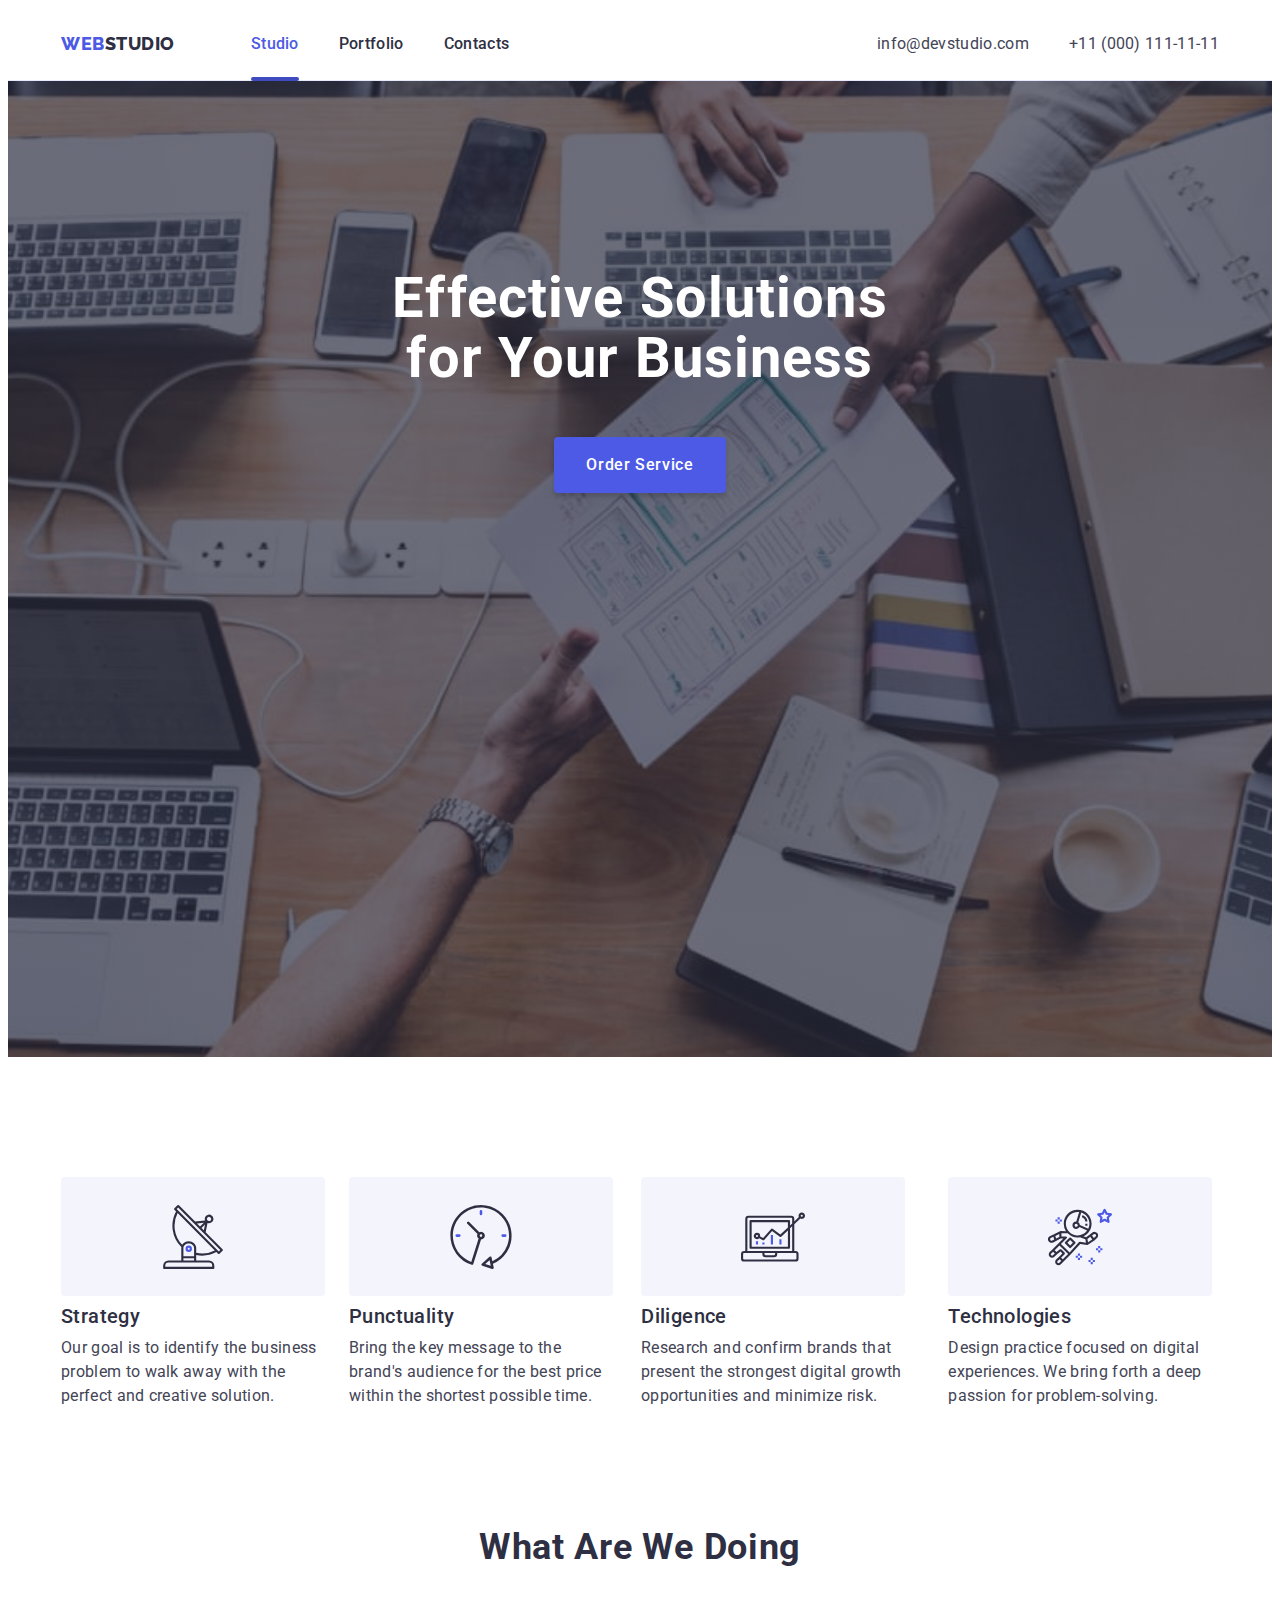
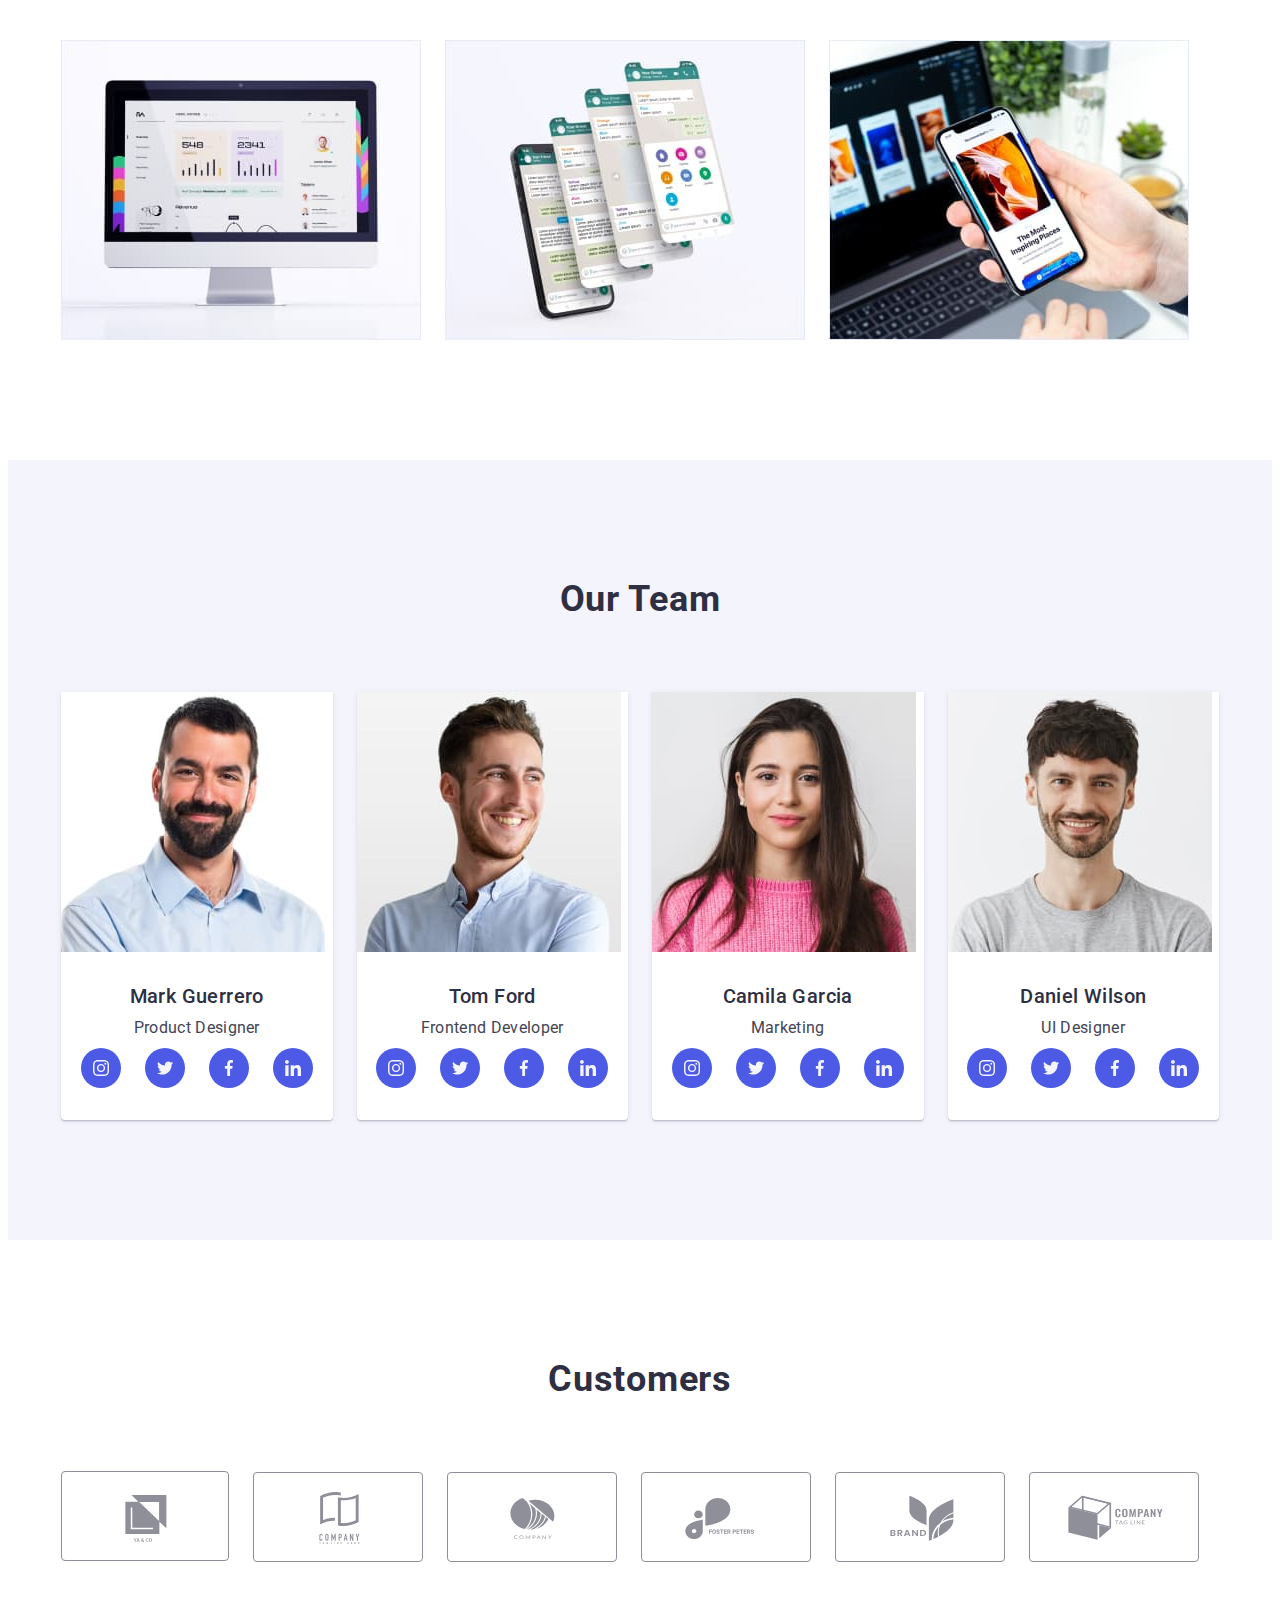
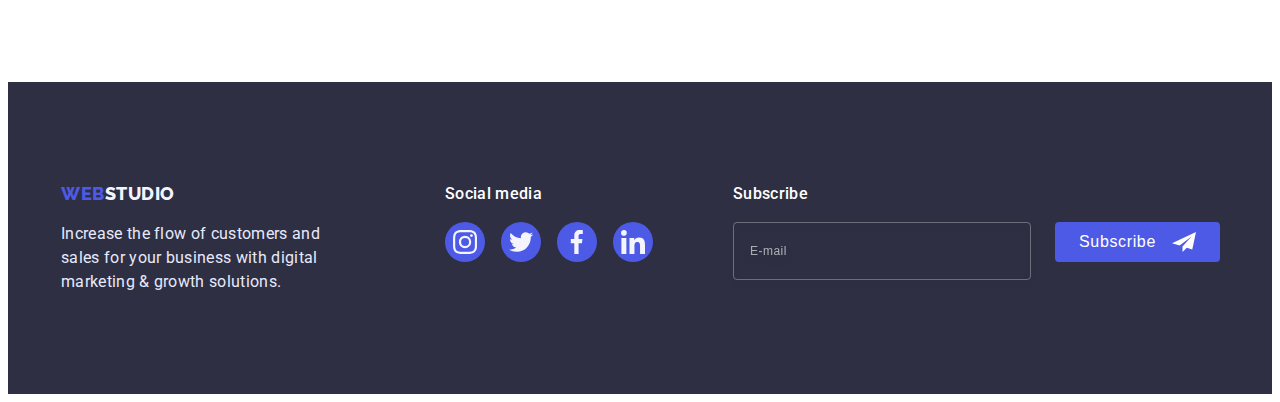
<file: index.html>
<!DOCTYPE html>
<html lang="en">
  <head>
    <meta charset="UTF-8" />
    <meta http-equiv="X-UA-Compatible" content="IE=edge" />
    <meta name="viewport" content="width=device-width, initial-scale=1.0" />
    <title>WebStudio</title>
    <link rel="preconnect" href="https://fonts.googleapis.com" />
    <link rel="preconnect" href="https://fonts.gstatic.com" crossorigin />
    <link
      href="https://fonts.googleapis.com/css2?family=Raleway:wght@800&family=Roboto:wght@400;500;700&display=swap"
      rel="stylesheet"
    />

    <link
      rel="stylesheet"
      href="https://cdnjs.cloudflare.com/ajax/libs/modern-normalize/1.1.0/modern-normalize.min.css"
      integrity="sha512-wpPYUAdjBVSE4KJnH1VR1HeZfpl1ub8YT/NKx4PuQ5NmX2tKuGu6U/JRp5y+Y8XG2tV+wKQpNHVUX03MfMFn9Q=="
      crossorigin="anonymous"
      referrerpolicy="no-referrer"
    />

    <link rel="stylesheet" href="./css/styles.css" />
  </head>
  <body>
    <header class="header">
      <div class="container header-container">
        <nav class="header-navigation">
          <a href="./index.html" class="header-logo link"
            ><span class="logo-web">Web</span>
            <span class="logo-studio">Studio</span></a
          >

          <ul class="header-list list">
            <li class="header-item">
              <a href="./index.html" class="header-link link current">Studio</a>
            </li>
            <li class="header-item">
              <a href="./portfolio.html" class="header-link link">Portfolio</a>
            </li>
            <li class="header-item">
              <a href="/" class="header-link link">Contacts</a>
            </li>
          </ul>
        </nav>

        <address class="header-address">
          <ul class="contact-list list">
            <li class="contact-item">
              <a href="mailto:info@devstudio.com" class="header-email link"
                >info@devstudio.com</a
              >
            </li>
            <li class="contact-item">
              <a href="tel:+110001111111" class="header-tel link"
                >+11 (000) 111-11-11</a
              >
            </li>
          </ul>
        </address>
      </div>
    </header>
    <main>
      <!--Hero section-->
      <section class="hero">
        <div class="container hero-container">
          <h1 class="hero-title">Effective Solutions for Your Business</h1>
          <button class="hero-btn" data-modal-open type="button">
            Order Service
          </button>
        </div>
      </section>
      <!--Main section-->
      <section class="main">
        <div class="container main-container">
          <h2 class="main-tittle visually-hidden">Advantages</h2>
          <ul class="main-list list">
            <li class="main-item">
              <div class="main-item-wrap">
                <svg class="policy-icons" width="64" height="64">
                  <use href="./images/icons.svg#icon-group"></use>
                </svg>
              </div>
              <h3 class="main-item-title">Strategy</h3>
              <p class="maint-item-subtitle">
                Our goal is to identify the business problem to walk away with
                the perfect and creative solution.
              </p>
            </li>
            <li>
              <div class="main-item-wrap">
                <svg class="policy-icons" width="64" height="64">
                  <use href="./images/icons.svg#icon-clock"></use>
                </svg>
              </div>
              <h3 class="main-item-title">Punctuality</h3>
              <p class="maint-item-subtitle">
                Bring the key message to the brand's audience for the best price
                within the shortest possible time.
              </p>
            </li>
            <li>
              <div class="main-item-wrap">
                <svg class="policy-icons" width="64" height="64">
                  <use href="./images/icons.svg#icon-diagram"></use>
                </svg>
              </div>
              <h3 class="main-item-title">Diligence</h3>
              <p class="maint-item-subtitle">
                Research and confirm brands that present the strongest digital
                growth opportunities and minimize risk.
              </p>
            </li>
            <li>
              <div class="main-item-wrap">
                <svg class="policy-icons" width="64" height="64">
                  <use href="./images/icons.svg#icon-astronaut"></use>
                </svg>
              </div>
              <h3 class="main-item-title">Technologies</h3>
              <p class="maint-item-subtitle">
                Design practice focused on digital experiences. We bring forth a
                deep passion for problem-solving.
              </p>
            </li>
          </ul>
        </div>
      </section>

      <!--About-->
      <section class="about">
        <div class="container about-container">
          <h2 class="about-title">What are we doing</h2>
          <ul class="about-list list">
            <li class="about-item">
              <img
                src="./images/about-img-1.jpg"
                width="360"
                height="300"
                alt="sites on pc
"
              />
            </li>
            <li class="about-item">
              <img
                src="./images/about-img-2.jpg"
                width="360"
                height="300"
                alt="mobile applications
"
              />
            </li>
            <li class="about-item">
              <img
                src="./images/about-img-3.jpg"
                width="360"
                height="300"
                alt="sites on mobile
"
              />
            </li>
          </ul>
        </div>
      </section>
      <!--Team-->
      <section class="team">
        <div class="container">
          <h2 class="team-title">Our Team</h2>
          <ul class="team-list list">
            <li class="team-item">
              <img
                src="./images/team-img-1.jpg"
                width="264"
                height="260"
                alt="Mark Guerrero"
              />
              <div class="team-designe">
                <h3 class="team-name">Mark Guerrero</h3>
                <p class="team-job">Product Designer</p>
                <ul class="team-soc-list list">
                  <li class="team-soc-item">
                    <a href="" class="team-soc-link link">
                      <svg class="team-soc-icon" width="16px" height="16px">
                        <use href="./images/icons.svg#icon-instagram"></use>
                      </svg>
                    </a>
                  </li>
                  <li class="team-soc-item">
                    <a href="" class="team-soc-link link">
                      <svg class="team-soc-icon" width="16px" height="16px">
                        <use href="./images/icons.svg#icon-twitter"></use>
                      </svg>
                    </a>
                  </li>
                  <li class="team-soc-item">
                    <a href="" class="team-soc-link link">
                      <svg class="team-soc-icon" width="16px" height="16px">
                        <use href="./images/icons.svg#icon-facebook"></use>
                      </svg>
                    </a>
                  </li>
                  <li class="team-soc-item">
                    <a href="" class="team-soc-link link">
                      <svg class="team-soc-icon" width="16px" height="16px">
                        <use href="./images/icons.svg#icon-linkedin"></use>
                      </svg>
                    </a>
                  </li>
                </ul>
              </div>
            </li>
            <li class="team-item">
              <img
                src="./images/team-img-2.jpg"
                width="264"
                height="260"
                alt="Tom Ford"
              />
              <div class="team-designe">
                <h3 class="team-name">Tom Ford</h3>
                <p class="team-job">Frontend Developer</p>
                <ul class="team-soc-list list">
                  <li class="team-soc-item">
                    <a href="" class="team-soc-link link">
                      <svg class="team-soc-icon" width="16px" height="16px">
                        <use href="./images/icons.svg#icon-instagram"></use>
                      </svg>
                    </a>
                  </li>
                  <li class="team-soc-item">
                    <a href="" class="team-soc-link link">
                      <svg class="team-soc-icon" width="16px" height="16px">
                        <use href="./images/icons.svg#icon-twitter"></use>
                      </svg>
                    </a>
                  </li>
                  <li class="team-soc-item">
                    <a href="" class="team-soc-link link">
                      <svg class="team-soc-icon" width="16px" height="16px">
                        <use href="./images/icons.svg#icon-facebook"></use>
                      </svg>
                    </a>
                  </li>
                  <li class="team-soc-item">
                    <a href="" class="team-soc-link link">
                      <svg class="team-soc-icon" width="16px" height="16px">
                        <use href="./images/icons.svg#icon-linkedin"></use>
                      </svg>
                    </a>
                  </li>
                </ul>
              </div>
            </li>
            <li class="team-item">
              <img
                src="./images/team-img-3.jpg"
                width="264"
                height="260"
                alt="Camila Garcia"
              />
              <div class="team-designe">
                <h3 class="team-name">Camila Garcia</h3>
                <p class="team-job">Marketing</p>
                <ul class="team-soc-list list">
                  <li class="team-soc-item">
                    <a href="" class="team-soc-link link">
                      <svg class="team-soc-icon" width="16px" height="16px">
                        <use href="./images/icons.svg#icon-instagram"></use>
                      </svg>
                    </a>
                  </li>
                  <li class="team-soc-item">
                    <a href="" class="team-soc-link link">
                      <svg class="team-soc-icon" width="16px" height="16px">
                        <use href="./images/icons.svg#icon-twitter"></use>
                      </svg>
                    </a>
                  </li>
                  <li class="team-soc-item">
                    <a href="" class="team-soc-link link">
                      <svg class="team-soc-icon" width="16px" height="16px">
                        <use href="./images/icons.svg#icon-facebook"></use>
                      </svg>
                    </a>
                  </li>
                  <li class="team-soc-item">
                    <a href="" class="team-soc-link link">
                      <svg class="team-soc-icon" width="16px" height="16px">
                        <use href="./images/icons.svg#icon-linkedin"></use>
                      </svg>
                    </a>
                  </li>
                </ul>
              </div>
            </li>
            <li class="team-item">
              <img
                src="./images/team-img-4.jpg"
                width="264"
                height="260"
                alt="Daniel Wilson"
              />
              <div class="team-designe">
                <h3 class="team-name">Daniel Wilson</h3>
                <p class="team-job">UI Designer</p>
                <ul class="team-soc-list list">
                  <li class="team-soc-item">
                    <a href="" class="team-soc-link link">
                      <svg class="team-soc-icon" width="16px" height="16px">
                        <use href="./images/icons.svg#icon-instagram"></use>
                      </svg>
                    </a>
                  </li>
                  <li class="team-soc-item">
                    <a href="" class="team-soc-link link">
                      <svg class="team-soc-icon" width="16px" height="16px">
                        <use href="./images/icons.svg#icon-twitter"></use>
                      </svg>
                    </a>
                  </li>
                  <li class="team-soc-item">
                    <a href="" class="team-soc-link link">
                      <svg class="team-soc-icon" width="16px" height="16px">
                        <use href="./images/icons.svg#icon-facebook"></use>
                      </svg>
                    </a>
                  </li>
                  <li class="team-soc-item">
                    <a href="" class="team-soc-link link">
                      <svg class="team-soc-icon" width="16px" height="16px">
                        <use href="./images/icons.svg#icon-linkedin"></use>
                      </svg>
                    </a>
                  </li>
                </ul>
              </div>
            </li>
          </ul>
        </div>
      </section>
    </main>
    <!--Customers-->
    <section class="customers">
      <div class="container customers-container">
        <h4 class="customers-title">Customers</h4>
        <ul class="customers-soc-list list">
          <li class="customers-item">
            <a href="" class="customers-link link">
              <svg class="customers-icon" width="104" height="56">
                <use href="./images/icons.svg#icon-ya-co"></use>
              </svg>
            </a>
          </li>

          <li class="customers-soc-item">
            <a href="" class="customers-link link">
              <svg class="customers-icon" width="104" height="56">
                <use href="./images/icons.svg#icon-company-tagline-here"></use>
              </svg>
            </a>
          </li>

          <li class="customers-soc-item">
            <a href="" class="customers-link link">
              <svg class="customers-icon" width="104" height="56">
                <use href="./images/icons.svg#icon-company"></use>
              </svg>
            </a>
          </li>

          <li class="customers-soc-item">
            <a href="" class="customers-link link">
              <svg class="customers-icon" width="104" height="56">
                <use href="./images/icons.svg#icon-foster-peters"></use>
              </svg>
            </a>
          </li>

          <li class="customers-soc-item">
            <a href="" class="customers-link link">
              <svg class="customers-icon" width="104" height="56">
                <use href="./images/icons.svg#icon-brand"></use>
              </svg>
            </a>
          </li>

          <li class="customers-soc-item">
            <a href="" class="customers-link link">
              <svg class="customers-icon" width="104" height="56">
                <use href="./images/icons.svg#icon-company-tag-line"></use>
              </svg>
            </a>
          </li>
        </ul>
      </div>
    </section>

    <!--Footer-->
    <footer class="footer">
      <div class="container footer-container">
        <div class="footer-logo-text">
          <a href="./index.html" class="footer-link link"
            ><span class="logo-web-footer">Web</span>
            <span class="logo-studio-footer">Studio</span></a
          >
          <p class="footer-subtitle">
            Increase the flow of customers and sales for your business with
            digital marketing & growth solutions.
          </p>
        </div>
        <div class="footer-wrap">
          <p class="footer-social">Social media</p>
          <ul class="footer-soc-list list">
            <li class="footer-soc-item">
              <a href="" class="footer-soc-link link">
                <svg class="team-soc-icon" width="24px" height="24px">
                  <use href="./images/icons.svg#icon-instagram"></use>
                </svg>
              </a>
            </li>
            <li class="footer-soc-item">
              <a href="" class="footer-soc-link link">
                <svg class="team-soc-icon" width="24px" height="24px">
                  <use href="./images/icons.svg#icon-twitter"></use>
                </svg>
              </a>
            </li>
            <li class="footer-soc-item">
              <a href="" class="footer-soc-link link">
                <svg class="team-soc-icon" width="24px" height="24px">
                  <use href="./images/icons.svg#icon-facebook"></use>
                </svg>
              </a>
            </li>
            <li class="footer-soc-item">
              <a href="" class="footer-soc-link link">
                <svg class="team-soc-icon" width="24px" height="24px">
                  <use href="./images/icons.svg#icon-linkedin"></use>
                </svg>
              </a>
            </li>
          </ul>
        </div>

        <div class="footer-form-all">
          <form class="footer-form">
            <p class="footer-form-title">Subscribe</p>
            <div class="container-input">
              <input
                class="footer-subscribe-input"
                type="email"
                name="user-email"
                placeholder="E-mail"
                required
              />

              <button class="footer-subscribe-btn btn" type="submit">
                Subscribe
                <svg class="footer-subscribe-icon" width="24" height="24">
                  <use href="./images/modal-close.svg#icon-subscribe"></use>
                </svg>
              </button>
            </div>
          </form>
        </div>
      </div>
    </footer>

    <!--Modal-->

    <div class="backdrop is-hidden" data-modal>
      <div class="modal">
        <button type="button" class="modal-close" data-modal-close>
          <svg class="modal-close-icon" width="8" height="8">
            <use href="./images/modal-close.svg#icon-close-modal"></use>
          </svg>
        </button>
        <p class="modal-title">Leave your contacts and we will call you back</p>

        <div class="modal-form-container">
          <form class="modal-form">
            <label class="modal-label">
              <span class="title-modal-label-input">Name</span>
              <span class="input-wrap">
                <input
                  type="text"
                  name="user-name"
                  class="modal-input"
                  placeholder=""
                  required
                />
                <svg class="modal-icon" width="18" height="18">
                  <use href="./images/icon-modal.svg#icon-person"></use>
                </svg>
              </span>
            </label>
            <label class="modal-label">
              <span class="title-modal-label-input">Phone</span>
              <span class="input-wrap">
                <input
                  type="tel"
                  name="user-phone"
                  class="modal-input"
                  placeholder=""
                  required
                />
                <svg class="modal-icon" width="18" height="24">
                  <use href="./images/icon-modal.svg#icon-phone"></use>
                </svg>
              </span>
            </label>
            <label class="modal-label">
              <span class="title-modal-label-input">Email</span>
              <div class="input-wrap">
                <input
                  type="email"
                  name="user-email"
                  class="modal-input"
                  placeholder=""
                  required
                />
                <svg class="modal-icon" width="18" height="24">
                  <use href="./images/icon-modal.svg#icon-email"></use>
                </svg>
              </div>
            </label>
            <label class="text-input" for="user-text">
              <span class="textarea-text">Comment</span>
              <textarea
                name="user-text"
                id="user-text"
                class="modal-text-area"
                placeholder="Text input"
              ></textarea>
            </label>

            <div class="form-check-group">
              <input
                class="checkbox-input visually-hidden"
                type="checkbox"
                id="checkbox-icon"
                name="checkbox"
              />
              <label for="checkbox-icon" class="form-label check-label">
                <span class="checkbox-span">
                  <svg class="check-icon" width="8" height="10">
                    <use href="./images/checkbox-icon.svg#icon-checkbox"></use>
                  </svg>
                </span>
                I accept the terms and conditions of the
                <a href="" class="checkbox-link"> Privacy Policy</a>
              </label>
            </div>
            <button type="submit" class="modal-btn">Send</button>
          </form>
        </div>
      </div>
    </div>
    <script src="./js/modal.js"></script>
  </body>
</html>
</file>
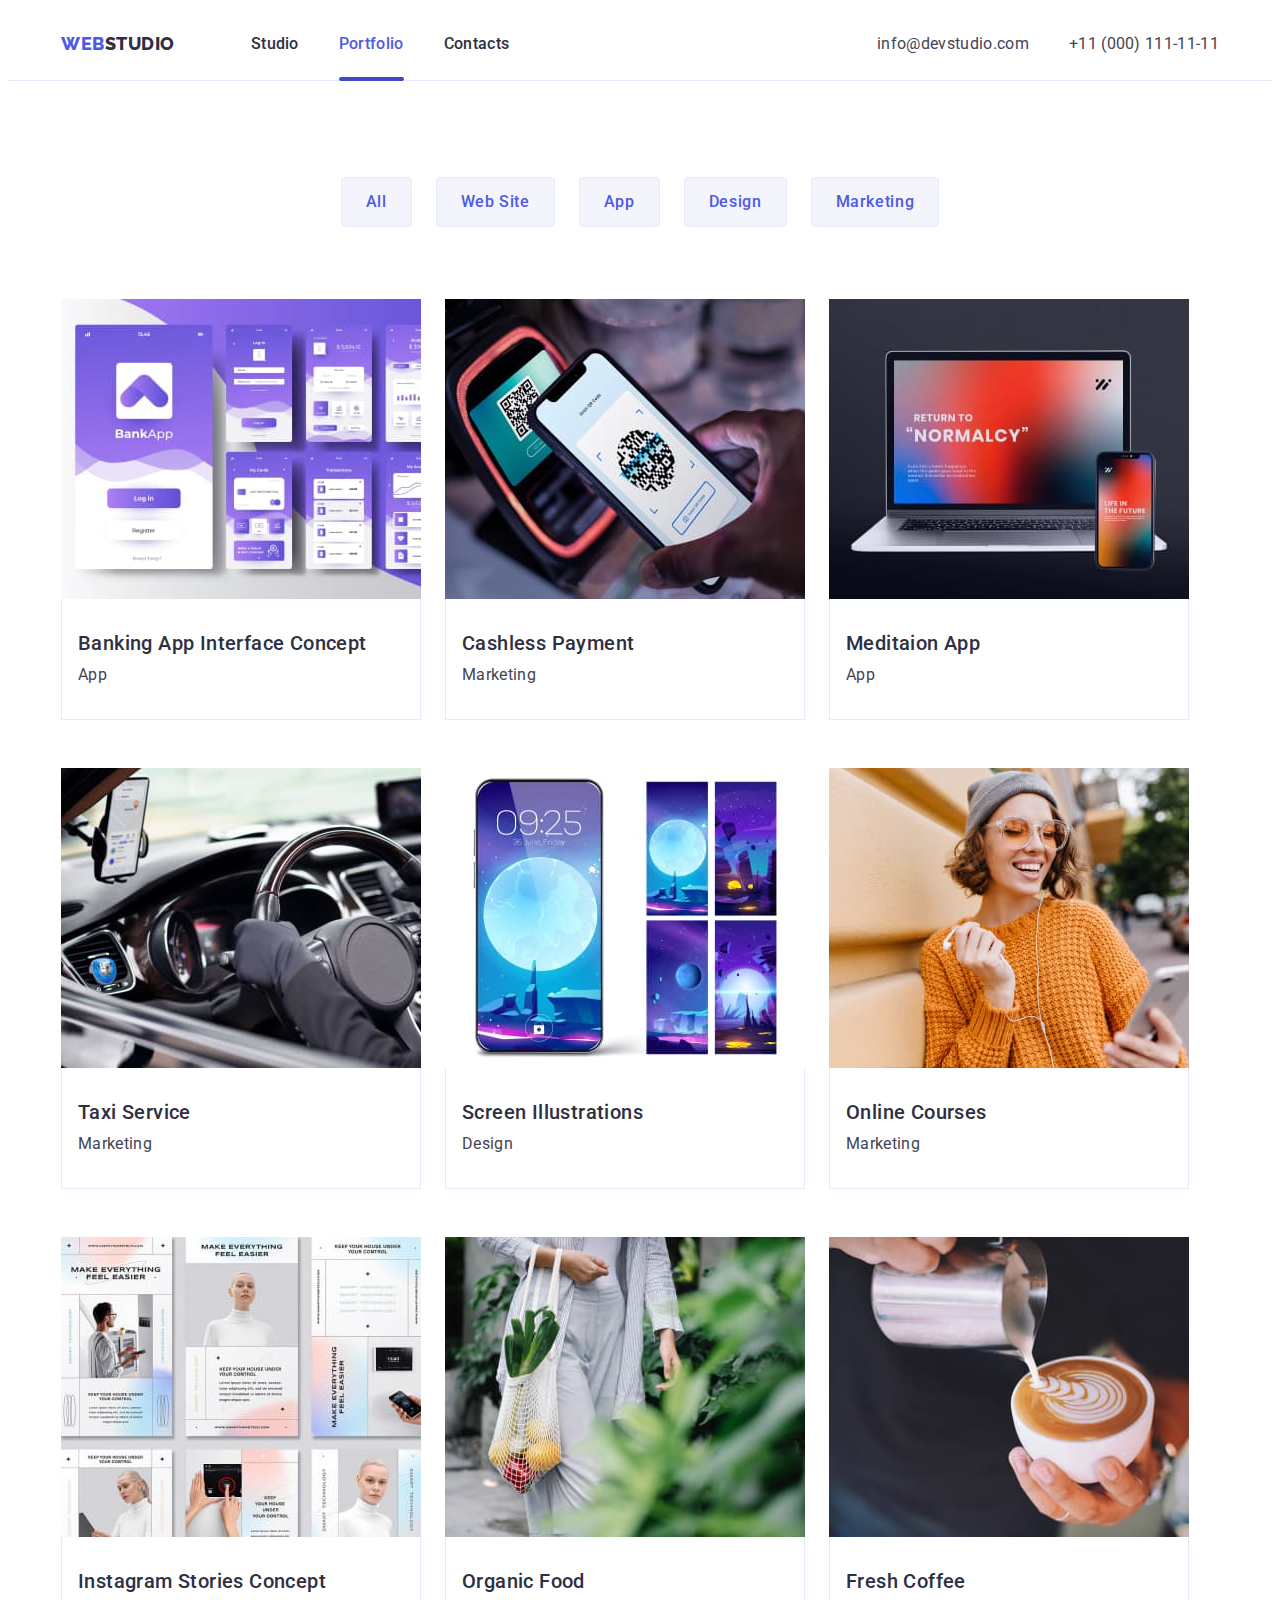
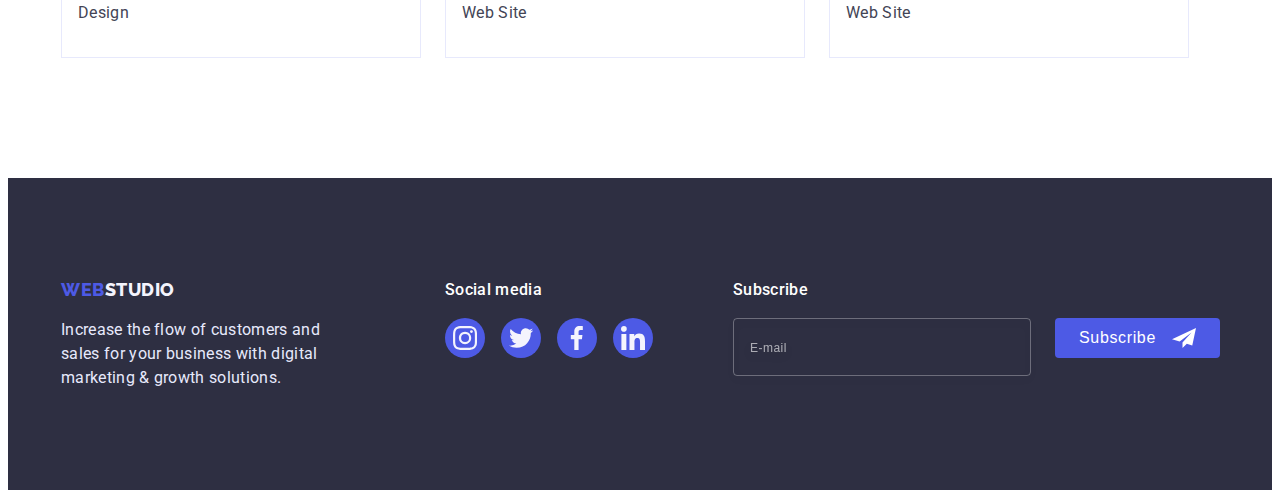
<file: portfolio.html>
<!DOCTYPE html>
<html lang="en">
  <head>
    <meta charset="UTF-8" />
    <meta http-equiv="X-UA-Compatible" content="IE=edge" />
    <meta name="viewport" content="width=device-width, initial-scale=1.0" />
    <title>WebStudio</title>
    <link rel="preconnect" href="https://fonts.googleapis.com" />
    <link rel="preconnect" href="https://fonts.gstatic.com" crossorigin />
    <link
      href="https://fonts.googleapis.com/css2?family=Raleway:wght@800&family=Roboto:wght@400;500;700&display=swap"
      rel="stylesheet"
    />

    <link
      rel="stylesheet"
      href="https://cdnjs.cloudflare.com/ajax/libs/modern-normalize/1.1.0/modern-normalize.min.css"
      integrity="sha512-wpPYUAdjBVSE4KJnH1VR1HeZfpl1ub8YT/NKx4PuQ5NmX2tKuGu6U/JRp5y+Y8XG2tV+wKQpNHVUX03MfMFn9Q=="
      crossorigin="anonymous"
      referrerpolicy="no-referrer"
    />

    <link rel="stylesheet" href="./css/styles.css" />
  </head>
  <body>
    <header class="header">
      <div class="container header-container">
        <nav class="header-navigation">
          <a href="./index.html" class="header-logo link"
            ><span class="logo-web">Web</span>
            <span class="logo-studio">Studio</span></a
          >

          <ul class="header-list list">
            <li class="header-item">
              <a href="./index.html" class="header-link link">Studio</a>
            </li>
            <li class="header-item">
              <a href="./portfolio.html" class="header-link link current"
                >Portfolio</a
              >
            </li>
            <li class="header-item">
              <a href="/" class="header-link link">Contacts</a>
            </li>
          </ul>
        </nav>
        <address class="header-address">
          <ul class="contact-list list">
            <li class="contact-item">
              <a href="mailto:info@devstudio.com" class="header-email link"
                >info@devstudio.com</a
              >
            </li>
            <li class="ccontact-item">
              <a href="tel:+110001111111" class="header-tel link"
                >+11 (000) 111-11-11</a
              >
            </li>
          </ul>
        </address>
      </div>
    </header>
    <main>
      <!--Hero section-->
      <section class="hero-portfolio">
        <div class="container hero-portfolio-container">
          <h1 class="hero-title-portfolio visually-hidden">
            hero-title-portfolio
          </h1>
          <ul class="hero-portfolio-list list">
            <li class="hero-portfolio-list-item">
              <button type="button" class="hero-btn-portfolio">All</button>
            </li>
            <li class="hero-portfolio-list-item">
              <button type="button" class="hero-btn-portfolio">Web Site</button>
            </li>
            <li class="hero-portfolio-list-item">
              <button type="button" class="hero-btn-portfolio">App</button>
            </li>
            <li class="hero-portfolio-list-item">
              <button type="button" class="hero-btn-portfolio">Design</button>
            </li>
            <li class="hero-portfolio-list-item">
              <button type="button" class="hero-btn-portfolio">
                Marketing
              </button>
            </li>
          </ul>

          <ul class="hero-list-portfolio list">
            <li class="hero-item-portfolio">
              <a class="portfolio-link link" href="">
                <div class="portfolio-image-text">
                  <img
                    src="./images/img-portfolio-1.jpg"
                    width="360"
                    height="300"
                    alt="img-portfolio-1"
                  />
                  <p class="portfolio-overlay">
                    14 Stylish and User-Friendly App Design Concepts · Task
                    Manager App · Calorie Tracker App · Exotic Fruit Ecommerce
                    App · Cloud Storage App
                  </p>
                </div>
                <div class="hero-portfolio-text">
                  <h2 class="hero-item-title-portfolio">
                    Banking App Interface Concept
                  </h2>
                  <p class="hero-item-subtitle-portfolio">App</p>
                </div>
              </a>
            </li>
            <li class="hero-item-portfolio">
              <a class="portfolio-link link" href="">
                <div class="portfolio-image-text">
                  <img
                    src="./images/img-portfolio-2.jpg"
                    width="360"
                    height="300"
                    alt="img-portfolio-2"
                  />
                  <p class="portfolio-overlay">
                    14 Stylish and User-Friendly App Design Concepts · Task
                    Manager App · Calorie Tracker App · Exotic Fruit Ecommerce
                    App · Cloud Storage App
                  </p>
                </div>
                <div class="hero-portfolio-text">
                  <h2 class="hero-item-title-portfolio">Cashless Payment</h2>
                  <p class="hero-item-subtitle-portfolio">Marketing</p>
                </div>
              </a>
            </li>
            <li class="hero-item-portfolio">
              <a class="portfolio-link link" href="">
                <div class="portfolio-image-text">
                  <img
                    src="./images/img-portfolio-3.jpg"
                    width="360"
                    height="300"
                    alt="img-portfolio-3"
                  />
                  <p class="portfolio-overlay">
                    14 Stylish and User-Friendly App Design Concepts · Task
                    Manager App · Calorie Tracker App · Exotic Fruit Ecommerce
                    App · Cloud Storage App
                  </p>
                </div>
                <div class="hero-portfolio-text">
                  <h2 class="hero-item-title-portfolio">Meditaion App</h2>
                  <p class="hero-item-subtitle-portfolio">App</p>
                </div>
              </a>
            </li>
            <li class="hero-item-portfolio">
              <a class="portfolio-link link" href="">
                <div class="portfolio-image-text">
                  <img
                    src="./images/img-portfolio-4.jpg"
                    width="360"
                    height="300"
                    alt="img-portfolio-4"
                  />
                  <p class="portfolio-overlay">
                    14 Stylish and User-Friendly App Design Concepts · Task
                    Manager App · Calorie Tracker App · Exotic Fruit Ecommerce
                    App · Cloud Storage App
                  </p>
                </div>
                <div class="hero-portfolio-text">
                  <h2 class="hero-item-title-portfolio">Taxi Service</h2>
                  <p class="hero-item-subtitle-portfolio">Marketing</p>
                </div>
              </a>
            </li>
            <li class="hero-item-portfolio">
              <a class="portfolio-link link" href="">
                <div class="portfolio-image-text">
                  <img
                    src="./images/img-portfolio-5.jpg"
                    width="360"
                    height="300"
                    alt="img-portfolio-5"
                  />
                  <p class="portfolio-overlay">
                    14 Stylish and User-Friendly App Design Concepts · Task
                    Manager App · Calorie Tracker App · Exotic Fruit Ecommerce
                    App · Cloud Storage App
                  </p>
                </div>
                <div class="hero-portfolio-text">
                  <h2 class="hero-item-title-portfolio">
                    Screen Illustrations
                  </h2>
                  <p class="hero-item-subtitle-portfolio">Design</p>
                </div>
              </a>
            </li>
            <li class="hero-item-portfolio">
              <a class="portfolio-link link" href="">
                <div class="portfolio-image-text">
                  <img
                    src="./images/img-portfolio-6.jpg"
                    width="360"
                    height="300"
                    alt="img-portfolio-6"
                  />
                  <p class="portfolio-overlay">
                    14 Stylish and User-Friendly App Design Concepts · Task
                    Manager App · Calorie Tracker App · Exotic Fruit Ecommerce
                    App · Cloud Storage App
                  </p>
                </div>
                <div class="hero-portfolio-text">
                  <h2 class="hero-item-title-portfolio">Online Courses</h2>
                  <p class="hero-item-subtitle-portfolio">Marketing</p>
                </div>
              </a>
            </li>
            <li class="hero-item-portfolio">
              <a class="portfolio-link link" href="">
                <div class="portfolio-image-text">
                  <img
                    src="./images/img-portfolio-7.jpg"
                    width="360"
                    height="300"
                    alt="img-portfolio-7"
                  />
                  <p class="portfolio-overlay">
                    14 Stylish and User-Friendly App Design Concepts · Task
                    Manager App · Calorie Tracker App · Exotic Fruit Ecommerce
                    App · Cloud Storage App
                  </p>
                </div>
                <div class="hero-portfolio-text">
                  <h2 class="hero-item-title-portfolio">
                    Instagram Stories Concept
                  </h2>
                  <p class="hero-item-subtitle-portfolio">Design</p>
                </div>
              </a>
            </li>
            <li class="hero-item-portfolio">
              <a class="portfolio-link link" href="">
                <div class="portfolio-image-text">
                  <img
                    src="./images/img-portfolio-8.jpg"
                    width="360"
                    height="300"
                    alt="img-portfolio-8"
                  />
                  <p class="portfolio-overlay">
                    14 Stylish and User-Friendly App Design Concepts · Task
                    Manager App · Calorie Tracker App · Exotic Fruit Ecommerce
                    App · Cloud Storage App
                  </p>
                </div>
                <div class="hero-portfolio-text">
                  <h2 class="hero-item-title-portfolio">Organic Food</h2>
                  <p class="hero-item-subtitle-portfolio">Web Site</p>
                </div>
              </a>
            </li>
            <li class="hero-item-portfolio">
              <a class="portfolio-link link" href="">
                <div class="portfolio-image-text">
                  <img
                    src="./images/img-portfolio-9.jpg"
                    width="360"
                    height="300"
                    alt="img-portfolio-9"
                  />
                  <p class="portfolio-overlay">
                    14 Stylish and User-Friendly App Design Concepts · Task
                    Manager App · Calorie Tracker App · Exotic Fruit Ecommerce
                    App · Cloud Storage App
                  </p>
                </div>
                <div class="hero-portfolio-text">
                  <h2 class="hero-item-title-portfolio">Fresh Coffee</h2>
                  <p class="hero-item-subtitle-portfolio">Web Site</p>
                </div>
              </a>
            </li>
          </ul>
        </div>
      </section>
    </main>

    <!--Footer-->
    <footer class="footer">
      <div class="container footer-container">
        <div class="footer-logo-text">
          <a href="./index.html" class="footer-link link"
            ><span class="logo-web-footer">Web</span>
            <span class="logo-studio-footer">Studio</span></a
          >
          <p class="footer-subtitle">
            Increase the flow of customers and sales for your business with
            digital marketing & growth solutions.
          </p>
        </div>
        <div class="footer-wrap">
          <p class="footer-social">Social media</p>
          <ul class="footer-soc-list list">
            <li class="footer-soc-item">
              <a href="" class="footer-soc-link link">
                <svg class="team-soc-icon" width="24px" height="24px">
                  <use href="./images/icons.svg#icon-instagram"></use>
                </svg>
              </a>
            </li>
            <li class="footer-soc-item">
              <a href="" class="footer-soc-link link">
                <svg class="team-soc-icon" width="24px" height="24px">
                  <use href="./images/icons.svg#icon-twitter"></use>
                </svg>
              </a>
            </li>
            <li class="footer-soc-item">
              <a href="" class="footer-soc-link link">
                <svg class="team-soc-icon" width="24px" height="24px">
                  <use href="./images/icons.svg#icon-facebook"></use>
                </svg>
              </a>
            </li>
            <li class="footer-soc-item">
              <a href="" class="footer-soc-link link">
                <svg class="team-soc-icon" width="24px" height="24px">
                  <use href="./images/icons.svg#icon-linkedin"></use>
                </svg>
              </a>
            </li>
          </ul>
        </div>
        <div class="footer-form-all">
          <form class="footer-form">
            <p class="footer-form-title">Subscribe</p>
            <div class="container-input">
              <input
                class="footer-subscribe-input"
                type="email"
                name="user-email"
                placeholder="E-mail"
                required
              />

              <button class="footer-subscribe-btn btn" type="submit">
                Subscribe
                <svg class="footer-subscribe-icon" width="24" height="24">
                  <use href="./images/modal-close.svg#icon-subscribe"></use>
                </svg>
              </button>
            </div>
          </form>
        </div>
      </div>
    </footer>
  </body>
</html>
</file>
<file: css/styles.css>
:root {
  --main-title-color: #2e2f42;
  --secondary-title-color: #ffffff;
  --accent-color: #e7e9fc;
  --logo-colour-first: #4d5ae5;
  --logo-colour-second: #2e2f42;
  --bg-gradient: linear-gradient(rgba(46, 47, 66, 0.7), rgba(46, 47, 66, 0.7));
}

h1,
h2,
h3,
h4,
h5,
h6,
p {
  margin: 0;
}

ul {
  list-style: none;
  margin: 0;
  padding: 0;
}

.container {
  max-width: 1158px;
  padding: 0 15px;
  margin: 0 auto;
}

body {
  font-family: "Roboto", sans-serif;
  color: #434455;
  background-color: #ffffff;
  font-size: 16px;
  letter-spacing: 0.02em;
}

.no-scroll {
  overflow: hidden;
}

img {
  display: block;
  max-width: 100%;
  height: auto;
}

button {
  display: block;
  cursor: pointer;
  border: none;
  border-radius: 4px;
}

address {
  font-style: normal;
}

.section {
  padding-top: 120px;
  padding-bottom: 120px;
}

.list {
  list-style: none;
}
.link {
  text-decoration: none;
}
.visually-hidden {
  position: absolute;
  width: 1px;
  height: 1px;
  margin: -1px;
  border: 0;
  padding: 0;
  white-space: nowrap;
  clip-path: inset(100%);
  clip: rect(0 0 0 0);
  overflow: hidden;
}
/* Header Main/Portfolio */
.header {
  border-bottom: 1px solid;
  color: #e7e9fc;
}

.header-container {
  display: flex;
  align-items: center;
}

.header-link:hover,
.header-link:focus {
  color: #404bbf;
}
.header-tel:hover,
.header-tel:focus {
  color: #404bbf;
}

.header-email:hover,
.header-email:focus {
  color: #404bbf;
}

.header-navigation {
  display: flex;
  align-items: center;
}
.header-logo {
  font-family: "Raleway", sans-serif;
  font-style: normal;
  font-weight: 800;
  font-size: 18px;
  line-height: 1.33;
  display: flex;
  align-items: center;
  letter-spacing: 0.03em;
  text-transform: uppercase;
}
.logo-web {
  color: var(--logo-colour-first);
}
.logo-studio {
  color: var(--logo-colour-second);
}

.header-list {
  display: flex;
  margin-left: 76px;
}
.header-item:not(:last-child) {
  margin-right: 40px;
}

.header-link {
  font-weight: 500;
  font-size: 16px;
  line-height: 1.5;
  letter-spacing: 0.02em;
  color: var(--main-title-color);
  display: block;
  padding: 24px 0;
  transition: color 250ms cubic-bezier(0.4, 0, 0.2, 1);
}

.current {
  position: relative;
  color: var(--logo-colour-first);
}

.current::after {
  content: "";
  position: absolute;
  left: 0;
  bottom: -1px;
  width: 100%;
  height: 4px;
  border-radius: 2px;
  background-color: #404bbf;
}

.header-address {
  display: flex;
  margin-left: auto;
}

.contact-item:not(:last-child) {
  display: flex;
  margin-left: auto;
}

.contact-list {
  display: flex;
  gap: 40px;
}

.header-email {
  font-style: normal;
  font-weight: 400;
  font-size: 16px;
  line-height: 1.5;
  letter-spacing: 0.02em;
  color: #434455;
  transition: color 250ms cubic-bezier(0.4, 0, 0.2, 1);
}

.header-tel {
  font-style: normal;
  font-weight: 400;
  font-size: 16px;
  line-height: 1.5;
  letter-spacing: 0.02em;
  color: #434455;
  transition: color 250ms cubic-bezier(0.4, 0, 0.2, 1);
}
/* Hero main*/
.hero {
  background-color: var(--main-title-color);
  background-image: var(--bg-gradient), url(../images/background-img.jpg);
  background-repeat: no-repeat;
  background-position: center;
  background-size: cover;
  padding-top: 188px;
  padding-bottom: 188px;
  text-align: center;
  max-width: 1440px;
  height: 600px;
  margin: 0 auto;
}

.hero-container {
  max-width: 1440px;
}

.hero-link:hover,
.hero-link:focus {
  color: var(--accent-color);
}

.hero-title {
  font-weight: 700;
  font-size: 56px;
  line-height: 1.07;
  text-align: center;
  letter-spacing: 0.02em;
  color: var(--secondary-title-color);
  margin-bottom: 48px;
  width: 496px;
  margin-left: auto;
  margin-right: auto;
}

.hero-btn {
  font-family: "Roboto";
  font-style: normal;
  font-weight: 500;
  font-size: 16px;
  line-height: 1.5;
  display: flex;
  align-items: center;
  letter-spacing: 0.04em;
  color: var(--secondary-title-color);
  cursor: pointer;
  background-color: #4d5ae5;
  box-shadow: 0px 4px 4px rgba(0, 0, 0, 0.15);
  border-radius: 4px;
  padding: 16px 32px;
  display: block;
  margin: 0 auto;
  border: none;
  transition: background-color 250ms cubic-bezier(0.4, 0, 0.2, 1);
}
.hero-btn:hover,
.hero-btn:focus {
  background-color: #404bbf;
  box-shadow: 0px 4px 4px rgba(0, 0, 0, 0.15);
  border-radius: 4px;
  transition: background-color 250ms cubic-bezier(0.4, 0, 0.2, 1);
}
/* Hero Portfolio */

/* Main */

.main {
  padding: 120px 0;
}
.main-container {
  box-sizing: content-box;
}
.main-tittle {
}
.main-list {
  display: flex;
  column-gap: 24px;
  align-items: center;
  justify-content: center;
}
.main-item {
  color: var(--main-title-color);
  font-weight: 500;
  font-size: 20px;
  line-height: 1.2;
}

.main-item-wrap {
  width: 264px;
  height: 119px;
  background-color: #f4f4fd;
  border-radius: 4px;
  display: flex;
  align-content: center;
  align-items: center;
  justify-content: center;
  margin-bottom: 8px;
}

.main-item-title {
  font-weight: 500;
  font-size: 20px;
  line-height: 1.2;
  letter-spacing: 0.02em;
  color: var(--main-title-color);
  margin-bottom: 8px;
}
.maint-item-subtitle {
  font-family: "Roboto";
  font-style: normal;
  font-weight: 400;
  line-height: 24px;
  font-size: 16px;
  line-height: 1.5;
  letter-spacing: 0.02em;
  color: #434455;
}

.policy-icons {
  width: 64px;
  height: 64px;
  justify-content: center;
  align-items: center;
}

/* Main Portfolio */
/* About */
.about {
  padding-bottom: 120px;
}
.about-title {
  font-weight: 700;
  font-size: 36px;
  line-height: 1.11;
  text-align: center;
  letter-spacing: 0.02em;
  text-transform: capitalize;
  color: var(--main-title-color);
  margin-bottom: 72px;
}
.about-list {
  display: flex;
  flex-wrap: wrap;
  gap: 24px;
}
.list {
}
.about-item {
}
/* Team */
.team {
  background-color: #f4f4fd;
  padding-top: 120px;
  padding-bottom: 120px;
}
.team-title {
  font-weight: 700;
  font-size: 36px;
  line-height: 1.11;
  text-align: center;
  letter-spacing: 0.02em;
  text-transform: capitalize;
  color: var(--main-title-color);
  margin-bottom: 72px;
}
.team-list {
  display: flex;
  gap: 24px;
}
.team-item {
  width: calc((100% - 72px) / 4);

  box-shadow: 0px 1px 6px rgba(46, 47, 66, 0.08),
    0px 1px 1px rgba(46, 47, 66, 0.16), 0px 2px 1px rgba(46, 47, 66, 0.08);
  border-radius: 0px 0px 4px 4px;
  background-color: #ffffff;
}

.team-container {
  display: flex;
  flex-direction: column;
  justify-content: center;
  align-items: center;
  padding: 0px;
  gap: 8px;
}
.team-name {
  font-weight: 500;
  font-size: 20px;
  line-height: 1.2;
  text-align: center;
  letter-spacing: 0.02em;
  color: var(--main-title-color);
  margin-bottom: 8px;
}
.team-job {
  font-weight: 400;
  font-size: 16px;
  line-height: 1.5;
  text-align: center;
  letter-spacing: 0.02em;
  color: #434455;
  margin-bottom: 8px;
}

.team-designe {
  padding: 32px 16px;
}

.team-soc-list {
  display: flex;
  justify-content: center;
  gap: 24px;
}
.team-soc-item {
  width: 40px;
  height: 40px;
}
.team-soc-link {
  width: 100%;
  height: 100%;
  border-radius: 50%;
  background-color: #4d5ae5;
  display: flex;
  align-items: center;
  justify-content: center;
  transition: background-color 250ms cubic-bezier(0.4, 0, 0.2, 1);
}

.team-soc-link:hover,
.team-soc-link:focus {
  background-color: #404bbf;
  transition: background-color 250ms cubic-bezier(0.4, 0, 0.2, 1);
}

.team-soc-icon {
  fill: #f4f4fd;
}

/* Customers */

.customers {
  padding: 120px 0;
}

.customers-container {
}
.customers-title {
  font-weight: 700;
  font-size: 36px;
  line-height: 1.11;
  text-align: center;
  letter-spacing: 0.02em;
  text-transform: capitalize;
  color: var(--main-title-color);
  margin-bottom: 72px;
}
.customers-soc-list {
  display: flex;
  gap: 24px;
}

.customers-item-wrap {
}

.customers-item {
  width: 168px;
  height: 88px;
  display: flex;
  align-content: center;
  align-items: center;
  justify-content: center;
}

.customers-link {
  width: 168px;
  height: 88px;
  border: 1px solid currentColor;
  border-radius: 4px;
  display: flex;
  align-items: center;
  justify-content: center;
  color: #8e8f99;
  transition: color 250ms cubic-bezier(0.4, 0, 0.2, 1);
}

.customers-link:hover,
.customers-link:focus {
  color: #4d5ae5;
  transition: color 250ms cubic-bezier(0.4, 0, 0.2, 1);
}
.customers-icon {
  display: flex;
  fill: currentColor;
}

/* Footer */
.footer-container {
  display: flex;
}
.footer {
  background-color: #2e2f42;
  padding-bottom: 100px;
  padding-top: 100px;
  margin-right: auto;
  margin-left: auto;
}
.footer-logo-text {
  margin-right: 120px;
}

.footer-link {
  font-family: "Raleway" sans-serif;
  font-style: normal;
  font-weight: 800;
  font-size: 18px;
  line-height: 1.16;
  display: flex;
  align-items: center;
  letter-spacing: 0.03em;
  text-transform: uppercase;
  color: #f4f4fd;
}
.footer-subtitle {
  font-weight: 400;
  font-size: 16px;
  line-height: 1.5;
  letter-spacing: 0.02em;
  color: #e7e9fc;
  width: 264px;
  margin-top: 16px;
}

.logo-web-footer {
  font-family: "Raleway", sans-serif;
  font-style: normal;
  font-weight: 800;
  font-size: 18px;
  line-height: 1.33;
  display: flex;
  align-items: center;
  letter-spacing: 0.03em;
  text-transform: uppercase;
  color: #4d5ae5;
}
.logo-studio-footer {
  font-family: "Raleway", sans-serif;
  font-style: normal;
  font-weight: 800;
  font-size: 18px;
  line-height: 1.33;
  display: flex;
  align-items: center;
  letter-spacing: 0.03em;
  text-transform: uppercase;
  color: #f4f4fd;
}

.footer-wrap {
}

.footer-soc-list {
  display: flex;
  justify-content: center;
  gap: 16px;
}

.footer-soc-item {
  width: 40px;
  height: 40px;
}

.footer-soc-link {
  width: 40px;
  height: 40px;
  border-radius: 50%;
  background-color: #4d5ae5;
  display: flex;
  align-items: center;
  justify-content: center;
  transition: background-color 250ms cubic-bezier(0.4, 0, 0.2, 1);
}

.footer-soc-link:hover,
.footer-soc-link:focus {
  background-color: #31d0aa;
  transition: background-color 250ms cubic-bezier(0.4, 0, 0.2, 1);
}

.team-soc-icon {
  fill: #f4f4fd;
}

.footer-social {
  font-family: "Roboto";
  font-style: normal;
  font-weight: 500;
  font-size: 16px;
  line-height: 1.5;
  letter-spacing: 0.02em;
  color: #ffffff;
  margin-bottom: 16px;
}

.footer-form {
}

.footer-form-all {
  margin-left: 80px;
}

.footer-form-title {
  font-weight: 500;
  font-size: 16px;
  line-height: 1.5;
  letter-spacing: 0.02em;
  color: #ffffff;
  margin-bottom: 16px;
}

.container-input {
  display: flex;
}

.footer-subscribe-input {
  margin-right: 24px;
  background-color: transparent;
  color: #ffffff;
  transition: border 250ms cubic-bezier(0.4, 0, 0.2, 1);
  display: flex;
  width: 264px;
  height: 40px;
  border: 1px solid rgba(255, 255, 255, 0.3);
  filter: drop-shadow(0px 4px 4px rgba(0, 0, 0, 0.15));
  border-radius: 4px;
  padding: 8px 16px;
  margin-right: 24px;
}

.footer-subscribe-input:focus {
  outline: none;
}

.footer-subscribe-input::placeholder {
  font-size: 12px;
  line-height: 2;
  display: flex;
  align-items: center;
  letter-spacing: 0.04em;
  color: rgba(255, 255, 255, 0.6);
}

.input:focus {
  border-color: #4d5ae5;
}

.footer-subscribe-btn {
  display: flex;
  align-items: center;
  justify-content: center;
  text-align: center;
  font-weight: 500;
  font-size: 16px;
  line-height: 1.5;
  letter-spacing: 0.04em;
  background-color: #4d5ae5;
  color: #ffffff;
  fill: #ffffff;
  padding: 9px 24px;
  border: none;
  transition: background-color 250ms cubic-bezier(0.4, 0, 0.2, 1);
}

.footer-subscribe-icon {
  margin-left: 16px;
}

.footer-subscribe-btn {
  display: flex;
  min-width: 165px;
  height: 40px;
  align-items: center;
  text-align: center;
  padding-top: 8px;
  padding-bottom: 8px;
  padding-left: 24px;
}

.footer-subscribe-btn:hover,
.footer-subscribe-btn:focus {
  background-color: #31d0aa;
}

/* Hero Portfolio */
.hero-portfolio {
  padding-bottom: 120px;
  padding-top: 96px;
}

.hero-portfolio-container {
}

.hero-portfolio-list {
  display: flex;
  flex-wrap: wrap;
  gap: 48px 24px;
  justify-content: center;
}
.hero-portfolio-list-item {
  display: flex;
  justify-content: center;
  gap: 24px;
}
.hero-btn-portfolio {
  font-family: "Roboto";
  font-style: normal;
  font-weight: 500;
  font-size: 16px;
  line-height: 1.5;
  display: flex;
  align-items: center;
  letter-spacing: 0.04em;
  color: #4d5ae5;
  cursor: pointer;
  background-color: #f4f4fd;
  border: 1px solid;
  align-items: center;
  text-align: center;
  padding: 12px 24px;
  border-radius: 4px;
  border-color: #e7e9fc;
  transition: background-color 250ms cubic-bezier(0.4, 0, 0.2, 1),
    box-shadow 250ms cubic-bezier(0.4, 0, 0.2, 1),
    border-color 250ms cubic-bezier(0.4, 0, 0.2, 1),
    color 250ms cubic-bezier(0.4, 0, 0.2, 1);
}

.hero-btn-portfolio:hover,
.hero-btn-portfolio:focus {
  color: #f4f4fd;
  background-color: #4d5ae5;
  box-shadow: 0px 3px 1px rgba(0, 0, 0, 0.1), 0px 2px 1px rgba(0, 0, 0, 0.08),
    0px 2px 2px rgba(0, 0, 0, 0.12);
  border-color: #4d5ae5;
}

.hero-list-portfolio {
  display: flex;
  flex-wrap: wrap;
  gap: 48px 24px;
  margin-top: 72px;
}
.hero-item-portfolio {
}

.portfolio-link {
  display: block;
  transition: box-shadow 500ms cubic-bezier(0.4, 0, 0.2, 1);
}

.portfolio-link:hover,
.portfolio-link:focus {
  box-shadow: 0px 1px 6px rgba(46, 47, 66, 0.08),
    0px 1px 1px rgba(46, 47, 66, 0.16), 0px 2px 1px rgba(46, 47, 66, 0.08);
}

.hero-item-title-portfolio {
  font-weight: 500;
  font-size: 20px;
  line-height: 1.2;
  letter-spacing: 0.02em;
  color: #2e2f42;
  margin-bottom: 8px;
}
.hero-item-subtitle-portfolio {
  font-weight: 400;
  font-size: 16px;
  line-height: 1.5;
  letter-spacing: 0.02em;
  color: #434455;
}
.hero-portfolio-text {
  border: 1px solid #e7e9fc;
  border-top: 0;
  padding: 32px 16px;
}

.portfolio-link:hover .portfolio-overlay {
  display: block;
  transform: translate(0);
}

.portfolio-link:focus .portfolio-overlay {
  display: block;
  transform: translate(0);
}

.portfolio-overlay {
  position: absolute;
  top: 0;
  font-weight: 400;
  font-size: 16px;
  line-height: 24px;
  letter-spacing: 0.02em;
  color: #f4f4fd;
  background-color: #4d5ae5;
  padding: 40px;
  height: 100%;
  transform: translateY(100%);
  transition: transform 250ms cubic-bezier(0.4, 0, 0.2, 1),
    box-shadow 250ms cubic-bezier(0.4, 0, 0.2, 1),
    background-color 250ms cubic-bezier(0.4, 0, 0.2, 1),
    color 250ms cubic-bezier(0.4, 0, 0.2, 1);
}

.portfolio-image-text {
  position: relative;
  overflow: hidden;
}

/* Modal */

.backdrop {
  position: fixed;
  top: 0;
  width: 100%;
  height: 100%;
  background-color: rgba(46, 47, 66, 0.4);
  transition: opacity 250ms linear, visibility 250ms linear;
}

.modal {
  width: 408px;
  height: 584px;
  background-color: #fcfcfc;
  box-shadow: 0px 1px 1px rgba(0, 0, 0, 0.14), 0px 1px 3px rgba(0, 0, 0, 0.12),
    0px 2px 1px rgba(0, 0, 0, 0.2);
  border-radius: 4px;
  position: absolute;
  top: 50%;
  left: 50%;
  transform: translate(-50%, -50%) scale(1);
  padding: 72px 24px 24px 24px;
  transition: transform 250ms cubic-bezier(0.4, 0, 0.2, 1);
}

.modal-close {
  width: 24px;
  height: 24px;
  background-color: #e7e9fc;
  border: 1px solid rgba(0, 0, 0, 0.1);
  border-radius: 50%;
  position: absolute;
  top: 24px;
  right: 24px;
  display: flex;
  align-items: center;
  justify-content: center;
  transition: background-color 250ms cubic-bezier(0.4, 0, 0.2, 1),
    fill 250ms cubic-bezier(0.4, 0, 0.2, 1);
}

.modal-close:hover,
.modal-close:focus {
  background-color: var(--logo-colour-first);
  fill: var(--accent-color);
}

.modal-close-icon:hover,
.modal-close-icon:focus {
  fill: var(--accent-color);
}

.is-hidden {
  opacity: 0;
  visibility: hidden;
  pointer-events: 0;
}

.backdrop.is-hidden .modal {
  transform: translate(-50%, -50%) scale(0);
}
.modal-title {
  font-weight: 500;
  font-size: 16px;
  line-height: 24px;
  text-align: center;
  letter-spacing: 0.02em;
  color: #2e2f42;
  margin-bottom: 16px;
}

.modal-form {
}

.modal-input {
  width: 100%;
  height: 40px;
  border: 1px solid rgba(33, 33, 33, 0.2);
  border-radius: 4px;
  outline: transparent;
  padding-left: 38px;
  transition: border 250ms cubic-bezier(0.4, 0, 0.2, 1);
}

.input-wrap {
  position: relative;
}

.modal-input::placeholder {
  font-weight: 400;
  font-size: 12px;
  line-height: 16px;
  letter-spacing: 0.04em;
  color: rgba(117, 117, 117, 0.5);
}

.modal-input:focus {
  border: 1px solid #4d5ae5;
  border-radius: 4px;
  transition: border 250ms cubic-bezier(0.4, 0, 0.2, 1);
}
.modal-btn {
  display: block;
  width: 169px;
  height: 56px;
  padding: 16px 32px;
  background-color: #4d5ae5;
  box-shadow: 0px 4px 4px rgba(0, 0, 0, 0.15);
  border-radius: 4px;
  align-self: center;
  color: #ffffff;
  margin: 0 auto;
}

.modal-label {
  font-weight: 400;
  font-size: 12px;
  line-height: 16px;
  letter-spacing: 0.04em;
  color: #8e8f99;
  margin-bottom: 8px;
  display: block;
}

.title-modal-label-input {
  display: block;
  margin-bottom: 4px;
}

.text-input:focus {
  border: 1px solid #4d5ae5;
  border-radius: 4px;
  transition: border 250ms cubic-bezier(0.4, 0, 0.2, 1);
}

.text-input::placeholder {
  font-weight: 400;
  font-size: 12px;
  line-height: 16px;
  letter-spacing: 0.04em;
  color: rgba(117, 117, 117, 0.5);
}

.textarea-text {
  display: block;
  margin-bottom: 4px;
}

.modal-icon {
  position: absolute;
  left: 16px;
  top: 50%;
  transform: translateY(-50%);
  fill: #2e2f42;
  transition: fill 250ms cubic-bezier(0.4, 0, 0.2, 1);
}

.modal-input:focus + .modal-icon {
  fill: #4d5ae5;
  transition: fill 250ms cubic-bezier(0.4, 0, 0.2, 1);
}

.modal-text-area {
  width: 100%;
  height: 120px;
  border: 1px solid rgba(33, 33, 33, 0.2);
  border-radius: 4px;
  outline: transparent;
  padding: 10px;
  resize: none;
}

.text-input {
  font-size: 12px;
  line-height: 14px;
  letter-spacing: 0.01em;
  color: #8e8f99;
  display: block;
  margin-bottom: 16px;
}
.form-check-group {
  position: relative;
  margin-bottom: 24px;
}

.form-label {
  color: #8e8f99;
  font-size: 12px;
  line-height: 1.16;
  position: relative;
  margin-bottom: 4px;
  display: block;
}

.check-label {
  display: flex;
  align-items: center;
}

.checkbox-link {
  color: #4d5ae5;
  text-decoration-line: underline;
  margin-left: 4px;
}

.check-icon {
  fill: #ffffff;
  transition: fill 250ms cubic-bezier(0.4, 0, 0.2, 1);
}

.checkbox-span {
  width: 16px;
  height: 16px;
  border: 1px solid #2e2f42;
  border-radius: 2px;
  display: inline-flex;
  align-items: center;
  justify-content: center;
  fill: transparent;
  margin-right: 8px;
}
.checkbox-input:checked + .form-label > .checkbox-span {
  background-color: #404bbf;
  border: none;
  fill: #ffffff;
}
</file>
